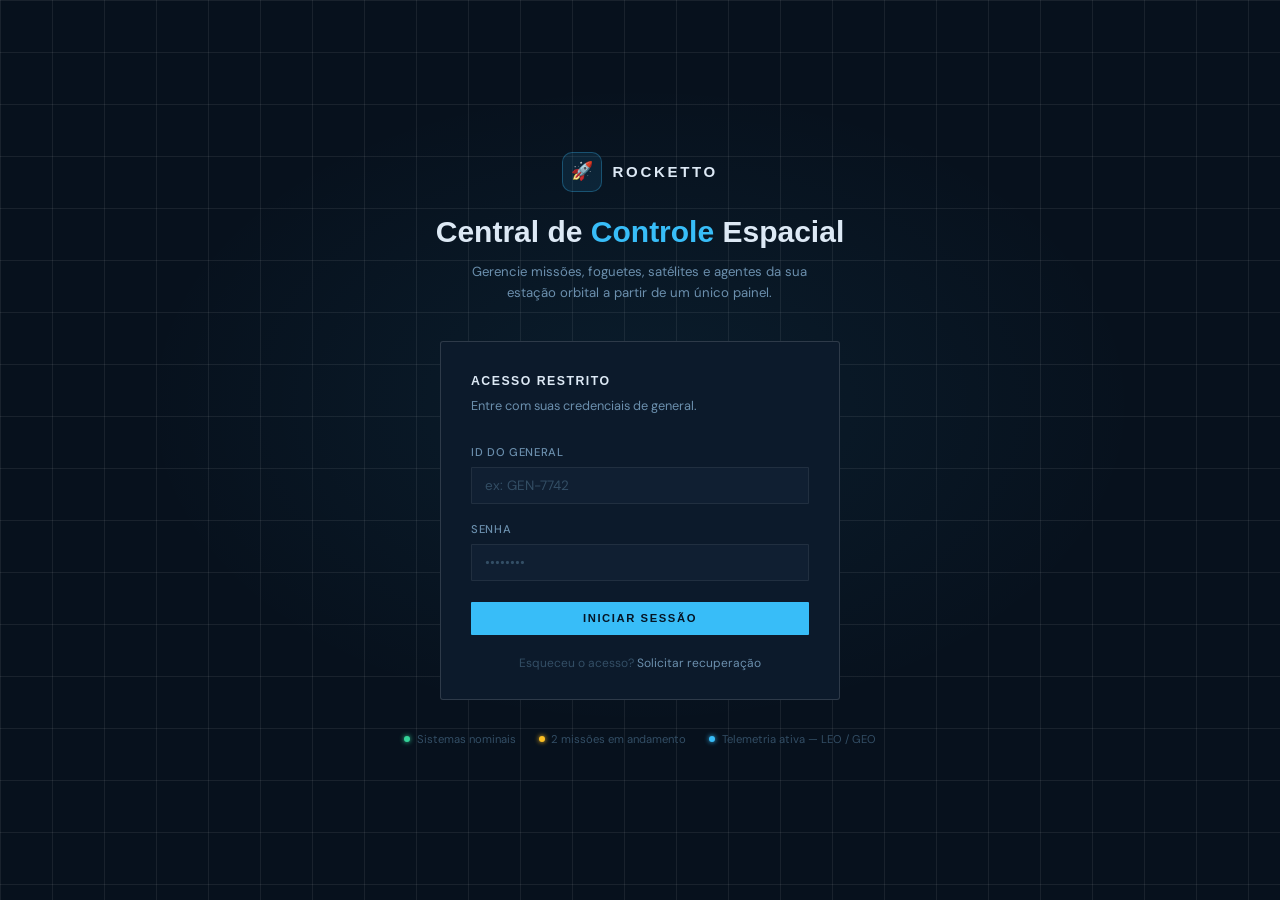
<file: src/main/resources/static/index.html>
<!DOCTYPE html>
<html lang="pt-BR">
<head>
  <meta charset="UTF-8" />
  <meta name="viewport" content="width=device-width, initial-scale=1.0" />
  <title>Rocketto</title>
  <link rel="preconnect" href="https://fonts.googleapis.com" />
  <link rel="preconnect" href="https://fonts.gstatic.com" crossorigin />
  <link href="https://fonts.googleapis.com/css2?family=Orbitron:wght@400;600;700&family=DM+Sans:ital,opsz,wght@0,9..40,300;0,9..40,400;0,9..40,500;1,9..40,300&display=swap" rel="stylesheet" />
  <link rel="stylesheet" href="css/base.css" />
  <link rel="stylesheet" href="css/components.css" />
  <link rel="stylesheet" href="css/login.css" />
  <link rel="stylesheet" href="css/dashboard.css" />
</head>
<body>
  <div id="app"></div>

  <!-- api.js DEVE vir antes do router e app -->
  <script src="js/services/api.js"></script>
  <script src="js/dashboard.js"></script>
  <script src="js/router.js" defer></script>
  <script src="js/app.js" defer></script>
</body>
</html>
</file>
<file: src/main/resources/static/css/base.css>
/* =====================================================
   base.css — reset, variáveis e estilos globais
   ===================================================== */

*, *::before, *::after {
  box-sizing: border-box;
  margin: 0;
  padding: 0;
}

:root {
  /* Superfícies */
  --bg:          #07111d;
  --bg-surface:  #0c1a2b;
  --bg-card:     #101f32;
  --bg-hover:    #162840;

  /* Bordas */
  --border:      rgba(255,255,255,0.07);
  --border-hi:   rgba(255,255,255,0.14);

  /* Acentos */
  --accent:      #38bdf8;
  --accent-dim:  rgba(56,189,248,0.18);
  --accent-dark: #0ea5e9;
  --success:     #34d399;
  --warning:     #fbbf24;
  --danger:      #f87171;

  /* Texto */
  --text-1: #dde9f5;
  --text-2: #6b8fad;
  --text-3: #334e65;

  /* Tipografia font-family: */
  --font-display: "Audiowide", sans-serif;
  --font-body:    'DM Sans', sans-serif;

  /* Geometria */
  --radius:    1px;
  --radius-lg: 3px;
  --transition: 160ms ease;
}

html, body {
  min-height: 100%;
  background: var(--bg);
  color: var(--text-1);
  font-family: var(--font-body);
  font-size: 15px;
  line-height: 1.6;
  -webkit-font-smoothing: antialiased;
}

#app {
  min-height: 100vh;
}

a {
  color: var(--accent);
  text-decoration: none;
}
a:hover { opacity: 0.75; }

button {
  font-family: var(--font-body);
  cursor: pointer;
  border: none;
  background: none;
}

input, select, textarea {
  font-family: var(--font-body);
  font-size: 0.9rem;
}

::selection {
  background: var(--accent-dim);
  color: var(--text-1);
}

::-webkit-scrollbar { width: 5px; height: 5px; }
::-webkit-scrollbar-track { background: transparent; }
::-webkit-scrollbar-thumb { background: var(--border-hi); border-radius: 3px; }
</file>
<file: src/main/resources/static/css/components.css>
/* =====================================================
   components.css — botões, inputs, cards, badges
   ===================================================== */

/* ----- BOTÕES ----- */

.btn {
    display: inline-flex;
    align-items: center;
    gap: 0.45rem;
    padding: 0.55rem 1.1rem;
    border-radius: var(--radius);
    font-family: var(--font-body);
    font-size: 0.88rem;
    font-weight: 500;
    transition: all var(--transition);
    cursor: pointer;
    border: 1px solid transparent;
    white-space: nowrap;
}

.btn-primary {
    background: var(--accent);
    color: #06111d;
    font-weight: 600;
}
.btn-primary:hover {
    background: #67d4fc;
    box-shadow: 0 0 18px rgba(56,189,248,0.3);
}

.btn-secondary {
    background: var(--bg-card);
    color: var(--text-1);
    border-color: var(--border-hi);
}
.btn-secondary:hover {
    background: var(--bg-hover);
    border-color: var(--accent);
    color: var(--accent);
}

.btn-ghost {
    color: var(--text-2);
}
.btn-ghost:hover {
    color: var(--text-1);
    background: var(--bg-hover);
}

.btn-danger {
    background: rgba(248,113,113,0.12);
    color: var(--danger);
    border-color: rgba(248,113,113,0.25);
}
.btn-danger:hover {
    background: rgba(248,113,113,0.22);
}

.btn-sm {
    padding: 0.35rem 0.75rem;
    font-size: 0.8rem;
}

.btn-icon {
    padding: 0.5rem;
    border-radius: var(--radius);
}

/* ----- INPUTS ----- */

.input {
    width: 100%;
    padding: 0.6rem 0.85rem;
    background: var(--bg-card);
    border: 1px solid var(--border);
    border-radius: var(--radius);
    color: var(--text-1);
    font-size: 0.9rem;
    outline: none;
    transition: border-color var(--transition), box-shadow var(--transition);
}
.input::placeholder { color: var(--text-3); }
.input:focus {
    border-color: rgba(56,189,248,0.45);
    box-shadow: 0 0 0 3px rgba(56,189,248,0.1);
}

.input-label {
    display: block;
    font-size: 0.75rem;
    font-weight: 500;
    letter-spacing: 0.06em;
    text-transform: uppercase;
    color: var(--text-2);
    margin-bottom: 0.4rem;
}

.field {
    display: flex;
    flex-direction: column;
    gap: 0;
    margin-bottom: 1.1rem;
}

/* ----- CARD ----- */

.card {
    background: var(--bg-card);
    border: 1px solid var(--border);
    border-radius: var(--radius-lg);
    padding: 1.25rem;
}

.card-header {
    display: flex;
    align-items: center;
    justify-content: space-between;
    margin-bottom: 1rem;
}

.card-title {
    font-family: var(--font-display);
    font-size: 0.78rem;
    font-weight: 600;
    letter-spacing: 0.1em;
    text-transform: uppercase;
    color: var(--text-1);
}

/* ----- BADGES / STATUS ----- */

.badge {
    display: inline-flex;
    align-items: center;
    gap: 0.35rem;
    padding: 0.2rem 0.6rem;
    border-radius: 100px;
    font-size: 0.72rem;
    font-weight: 500;
    letter-spacing: 0.04em;
}

.badge-success { background: rgba(52,211,153,0.12); color: var(--success); }
.badge-warning { background: rgba(251,191,36,0.12);  color: var(--warning); }
.badge-danger  { background: rgba(248,113,113,0.12); color: var(--danger); }
.badge-info    { background: rgba(56,189,248,0.12);  color: var(--accent); }
.badge-neutral { background: var(--bg-hover); color: var(--text-2); }

.dot {
    width: 6px;
    height: 6px;
    border-radius: 50%;
    flex-shrink: 0;
}
.dot-success { background: var(--success); box-shadow: 0 0 5px var(--success); }
.dot-warning { background: var(--warning); box-shadow: 0 0 5px var(--warning); }
.dot-danger  { background: var(--danger);  box-shadow: 0 0 5px var(--danger); }
.dot-info    { background: var(--accent);  box-shadow: 0 0 5px var(--accent); }

/* ----- TABELA ----- */

.table {
    width: 100%;
    border-collapse: collapse;
    font-size: 0.88rem;
}

.table th {
    padding: 0.6rem 0.9rem;
    text-align: left;
    font-size: 0.72rem;
    font-weight: 500;
    letter-spacing: 0.07em;
    text-transform: uppercase;
    color: var(--text-3);
    border-bottom: 1px solid var(--border);
}

.table td {
    padding: 0.75rem 0.9rem;
    color: var(--text-1);
    border-bottom: 1px solid var(--border);
}

.table tbody tr:hover {
    background: var(--bg-hover);
}

.table tbody tr:last-child td {
    border-bottom: none;
}

/* ----- DIVIDER ----- */

.divider {
    height: 1px;
    background: var(--border);
    margin: 1.25rem 0;
}

/* ----- MODAL (estrutura) ----- */

.modal-overlay {
    position: fixed;
    inset: 0;
    background: rgba(7,17,29,0.75);
    backdrop-filter: blur(4px);
    display: flex;
    align-items: center;
    justify-content: center;
    z-index: 100;
    padding: 1rem;
}

.modal {
    background: var(--bg-surface);
    border: 1px solid var(--border-hi);
    border-radius: var(--radius-lg);
    width: 100%;
    max-width: 460px;
    padding: 1.75rem;
}

.modal-header {
    display: flex;
    align-items: center;
    justify-content: space-between;
    margin-bottom: 1.5rem;
}

.modal-title {
    font-family: var(--font-display);
    font-size: 0.85rem;
    font-weight: 600;
    letter-spacing: 0.1em;
    text-transform: uppercase;
    color: var(--text-1);
}

.modal-close {
    color: var(--text-2);
    font-size: 1.2rem;
    line-height: 1;
    padding: 0.25rem;
    border-radius: 4px;
    transition: color var(--transition);
}
.modal-close:hover { color: var(--text-1); }

.modal-footer {
    display: flex;
    justify-content: flex-end;
    gap: 0.6rem;
    margin-top: 1.5rem;
}

/* ----- SELECT ----- */

.select {
    width: 100%;
    padding: 0.6rem 0.85rem;
    background: var(--bg-card);
    border: 1px solid var(--border);
    border-radius: var(--radius);
    color: var(--text-1);
    font-size: 0.9rem;
    outline: none;
    appearance: none;
    cursor: pointer;
    transition: border-color var(--transition);
}
.select:focus {
    border-color: rgba(56,189,248,0.45);
    box-shadow: 0 0 0 3px rgba(56,189,248,0.1);
}
</file>
<file: src/main/resources/static/css/login.css>
/* =====================================================
   login.css — tela de autenticação (layout centralizado)
   ===================================================== */

.view-login {
  min-height: 100vh;
  display: flex;
  flex-direction: column;
  align-items: center;
  justify-content: center;
  padding: 2rem 1rem;
  position: relative;
  overflow: hidden;
}

/* grade de fundo */
.view-login::before {
  content: '';
  position: absolute;
  inset: 0;
  background-image:
    linear-gradient(var(--border) 1px, transparent 1px),
    linear-gradient(90deg, var(--border) 1px, transparent 1px);
  background-size: 52px 52px;
  pointer-events: none;
  z-index: 0;
}

/* brilho central */
.view-login::after {
  content: '';
  position: absolute;
  inset: 0;
  background: radial-gradient(ellipse 60% 55% at 50% 45%, rgba(56,189,248,0.07) 0%, transparent 65%);
  pointer-events: none;
  z-index: 0;
}

/* ---------- TOPO: identidade ---------- */

.login-brand {
  position: relative;
  z-index: 1;
  display: flex;
  flex-direction: column;
  align-items: center;
  text-align: center;
  margin-bottom: 2.5rem;
}

.login-logo {
  display: flex;
  align-items: center;
  gap: 0.7rem;
  margin-bottom: 1.5rem;
}

.login-logo-icon {
  width: 40px;
  height: 40px;
  background: rgba(56,189,248,0.1);
  border: 1px solid rgba(56,189,248,0.3);
  border-radius: 10px;
  display: flex;
  align-items: center;
  justify-content: center;
  font-size: 1.2rem;
}

.login-logo-name {
  font-family: var(--font-display);
  font-size: 1rem;
  font-weight: 700;
  letter-spacing: 0.18em;
  text-transform: uppercase;
  color: var(--text-1);
}

.login-headline {
  font-family: var(--font-display);
  font-size: 2rem;
  font-weight: 700;
  line-height: 1.2;
  color: var(--text-1);
  margin-bottom: 0.75rem;
}

.login-headline em {
  font-style: normal;
  color: var(--accent);
}

.login-desc {
  font-size: 0.88rem;
  color: var(--text-2);
  max-width: 340px;
}

/* ---------- MEIO: formulário ---------- */

.login-form-side {
  position: relative;
  z-index: 1;
  width: 100%;
  max-width: 400px;
}

.login-form-box {
  background: var(--bg-surface);
  border: 1px solid var(--border-hi);
  border-radius: var(--radius-lg);
  padding: 2rem 2rem 1.75rem;
}

.login-form-title {
  font-family: var(--font-display);
  font-size: 0.82rem;
  font-weight: 600;
  letter-spacing: 0.12em;
  text-transform: uppercase;
  color: var(--text-1);
  margin-bottom: 0.3rem;
}

.login-form-sub {
  font-size: 0.85rem;
  color: var(--text-2);
  margin-bottom: 1.75rem;
}

.login-btn {
  width: 100%;
  padding: 0.72rem;
  background: var(--accent);
  color: #051525;
  border-radius: var(--radius);
  font-family: var(--font-display);
  font-size: 0.75rem;
  font-weight: 700;
  letter-spacing: 0.14em;
  text-transform: uppercase;
  transition: all var(--transition);
  margin-top: 0.25rem;
}
.login-btn:hover {
  background: #67d4fc;
  box-shadow: 0 0 22px rgba(56,189,248,0.35);
}

.login-link {
  display: block;
  text-align: center;
  font-size: 0.8rem;
  color: var(--text-3);
  margin-top: 1.25rem;
}
.login-link a { color: var(--text-2); }
.login-link a:hover { color: var(--accent); }

/* ---------- BAIXO: status ---------- */

.login-status {
  position: relative;
  z-index: 1;
  display: flex;
  gap: 1.5rem;
  list-style: none;
  margin-top: 2rem;
}

.login-status li {
  display: flex;
  align-items: center;
  gap: 0.45rem;
  font-size: 0.75rem;
  color: var(--text-3);
}

@media (max-width: 500px) {
  .login-status { flex-direction: column; gap: 0.5rem; align-items: center; }
  .login-headline { font-size: 1.5rem; }
}

/* ---------- Feedback de erro ---------- */

.login-error {
  font-size: 0.82rem;
  color: var(--danger);
  background: rgba(248,113,113,0.08);
  border: 1px solid rgba(248,113,113,0.2);
  border-radius: var(--radius);
  padding: 0.55rem 0.85rem;
  margin-bottom: 0.75rem;
}

@keyframes shake {
  0%, 100% { transform: translateX(0); }
  20%       { transform: translateX(-8px); }
  40%       { transform: translateX(8px); }
  60%       { transform: translateX(-5px); }
  80%       { transform: translateX(5px); }
}

.shake {
  animation: shake 0.35s ease;
}
</file>
<file: src/main/resources/static/css/dashboard.css>
/* =====================================================
   dashboard.css — central de controle
   ===================================================== */

.view-dashboard {
  display: flex;
  flex-direction: column;
  min-height: 100vh;
}

/* ---------- NAVBAR ---------- */

.navbar {
  display: flex;
  align-items: center;
  justify-content: space-between;
  padding: 0 2rem;
  height: 56px;
  background: var(--bg-surface);
  border-bottom: 1px solid var(--border);
  position: sticky;
  top: 0;
  z-index: 50;
}

.navbar-logo {
  display: flex;
  align-items: center;
  gap: 0.6rem;
  font-family: var(--font-display);
  font-size: 0.85rem;
  font-weight: 700;
  letter-spacing: 0.18em;
  text-transform: uppercase;
  color: var(--text-1);
  text-decoration: none;
}

.navbar-logo-icon {
  font-size: 1.1rem;
}

.navbar-nav {
  display: flex;
  align-items: center;
  gap: 0.25rem;
  list-style: none;
}

.navbar-nav a {
  display: flex;
  align-items: center;
  gap: 0.35rem;
  padding: 0.4rem 0.85rem;
  border-radius: 6px;
  font-size: 0.85rem;
  color: var(--text-2);
  transition: all var(--transition);
  text-decoration: none;
}
.navbar-nav a:hover,
.navbar-nav a.active {
  color: var(--text-1);
  background: var(--bg-hover);
}
.navbar-nav a.active {
  color: var(--accent);
}

.navbar-right {
  display: flex;
  align-items: center;
  gap: 0.75rem;
}

.navbar-user {
  display: flex;
  align-items: center;
  gap: 0.55rem;
  font-size: 0.85rem;
  color: var(--text-2);
  cursor: pointer;
  padding: 0.3rem 0.6rem;
  border-radius: var(--radius);
  transition: all var(--transition);
}
.navbar-user:hover { background: var(--bg-hover); color: var(--text-1); }

.navbar-avatar {
  width: 28px;
  height: 28px;
  border-radius: 50%;
  background: linear-gradient(135deg, var(--accent-dark), #6366f1);
  display: flex;
  align-items: center;
  justify-content: center;
  font-size: 0.7rem;
  font-weight: 700;
  color: #fff;
  flex-shrink: 0;
}

/* ---------- LAYOUT PRINCIPAL ---------- */

.dashboard-body {
  flex: 1;
  display: flex;
}

/* Sidebar */
.sidebar {
  width: 220px;
  flex-shrink: 0;
  background: var(--bg-surface);
  border-right: 1px solid var(--border);
  padding: 1.5rem 0.75rem;
  display: flex;
  flex-direction: column;
  gap: 0.25rem;
}

.sidebar-section-label {
  font-size: 0.68rem;
  font-weight: 500;
  letter-spacing: 0.1em;
  text-transform: uppercase;
  color: var(--text-3);
  padding: 0.85rem 0.75rem 0.4rem;
}

.sidebar-link {
  display: flex;
  align-items: center;
  gap: 0.6rem;
  padding: 0.55rem 0.75rem;
  border-radius: var(--radius);
  font-size: 0.88rem;
  color: var(--text-2);
  text-decoration: none;
  transition: all var(--transition);
}
.sidebar-link:hover,
.sidebar-link.active {
  background: var(--bg-hover);
  color: var(--text-1);
}
.sidebar-link.active {
  color: var(--accent);
  background: rgba(56,189,248,0.08);
}

.sidebar-link-icon {
  font-size: 0.95rem;
  width: 18px;
  text-align: center;
  flex-shrink: 0;
}

/* Conteúdo principal */
.dashboard-main {
  flex: 1;
  overflow: auto;
  padding: 2rem;
  display: flex;
  flex-direction: column;
  gap: 1.75rem;
}

/* ---------- CABEÇALHO DA SEÇÃO ---------- */

.section-header {
  display: flex;
  align-items: center;
  justify-content: space-between;
  margin-bottom: 1.1rem;
}

.section-title {
  font-family: var(--font-display);
  font-size: 0.82rem;
  font-weight: 600;
  letter-spacing: 0.12em;
  text-transform: uppercase;
  color: var(--text-1);
}

.section-count {
  font-size: 0.78rem;
  color: var(--text-3);
  margin-left: 0.5rem;
}

/* ---------- CARDS DE RESUMO (topo) ---------- */

.summary-grid {
  display: grid;
  grid-template-columns: repeat(4, 1fr);
  gap: 1rem;
}

.summary-card {
  background: var(--bg-card);
  border: 1px solid var(--border);
  border-radius: var(--radius-lg);
  padding: 1.1rem 1.25rem;
  display: flex;
  flex-direction: column;
  gap: 0.4rem;
}

.summary-card-label {
  font-size: 0.73rem;
  font-weight: 500;
  letter-spacing: 0.07em;
  text-transform: uppercase;
  color: var(--text-2);
}

.summary-card-value {
  font-family: var(--font-display);
  font-size: 1.6rem;
  font-weight: 700;
  color: var(--text-1);
  line-height: 1;
}

.summary-card-sub {
  font-size: 0.78rem;
  color: var(--text-3);
}

/* ---------- GRID DE LISTAS (foguetes, satélites, missões) ---------- */

.data-grid {
  display: grid;
  grid-template-columns: repeat(2, 1fr);
  gap: 1rem;
}

.data-grid-full {
  grid-column: 1 / -1;
}

/* ---------- ITEM DE LISTA (dentro de cards) ---------- */

.list-item {
  display: flex;
  align-items: center;
  justify-content: space-between;
  padding: 0.7rem 0;
  border-bottom: 1px solid var(--border);
}
.list-item:last-child { border-bottom: none; }

.list-item-info {
  display: flex;
  flex-direction: column;
  gap: 0.15rem;
}

.list-item-name {
  font-size: 0.9rem;
  font-weight: 500;
  color: var(--text-1);
}

.list-item-meta {
  font-size: 0.78rem;
  color: var(--text-2);
}

.list-item-actions {
  display: flex;
  align-items: center;
  gap: 0.4rem;
}

/* ---------- EMPTY STATE ---------- */

.empty-state {
  padding: 2.5rem 1rem;
  text-align: center;
  color: var(--text-3);
  font-size: 0.88rem;
}

/* ---------- Responsivo ---------- */

@media (max-width: 1000px) {
  .summary-grid { grid-template-columns: repeat(2, 1fr); }
  .data-grid { grid-template-columns: 1fr; }
}

@media (max-width: 700px) {
  .sidebar { display: none; }
  .dashboard-main { padding: 1.25rem; }
  .summary-grid { grid-template-columns: repeat(2, 1fr); }
}

/* ---------- Utilitários ---------- */

.hidden { display: none !important; }

.modal-error {
  font-size: 0.82rem;
  color: var(--danger);
  background: rgba(248,113,113,0.08);
  border: 1px solid rgba(248,113,113,0.2);
  border-radius: var(--radius);
  padding: 0.5rem 0.8rem;
  margin-bottom: 0.75rem;
}

/* ---------- Barra de energia ---------- */

.energia-bar {
  width: 80px;
  height: 5px;
  background: var(--border);
  border-radius: 3px;
  overflow: hidden;
  margin-bottom: 3px;
}
.energia-fill {
  height: 100%;
  border-radius: 3px;
  transition: width 0.4s ease;
}

/* ---------- Log de missão ---------- */

.missao-log {
  max-height: 180px;
  overflow-y: auto;
  background: var(--bg);
  border: 1px solid var(--border);
  border-radius: var(--radius);
  padding: 0.75rem;
  display: flex;
  flex-direction: column;
  gap: 0.35rem;
}

.log-item {
  font-size: 0.82rem;
  color: var(--text-2);
  line-height: 1.5;
}

.log-item--new {
  color: var(--accent);
  font-weight: 500;
}
</file>
